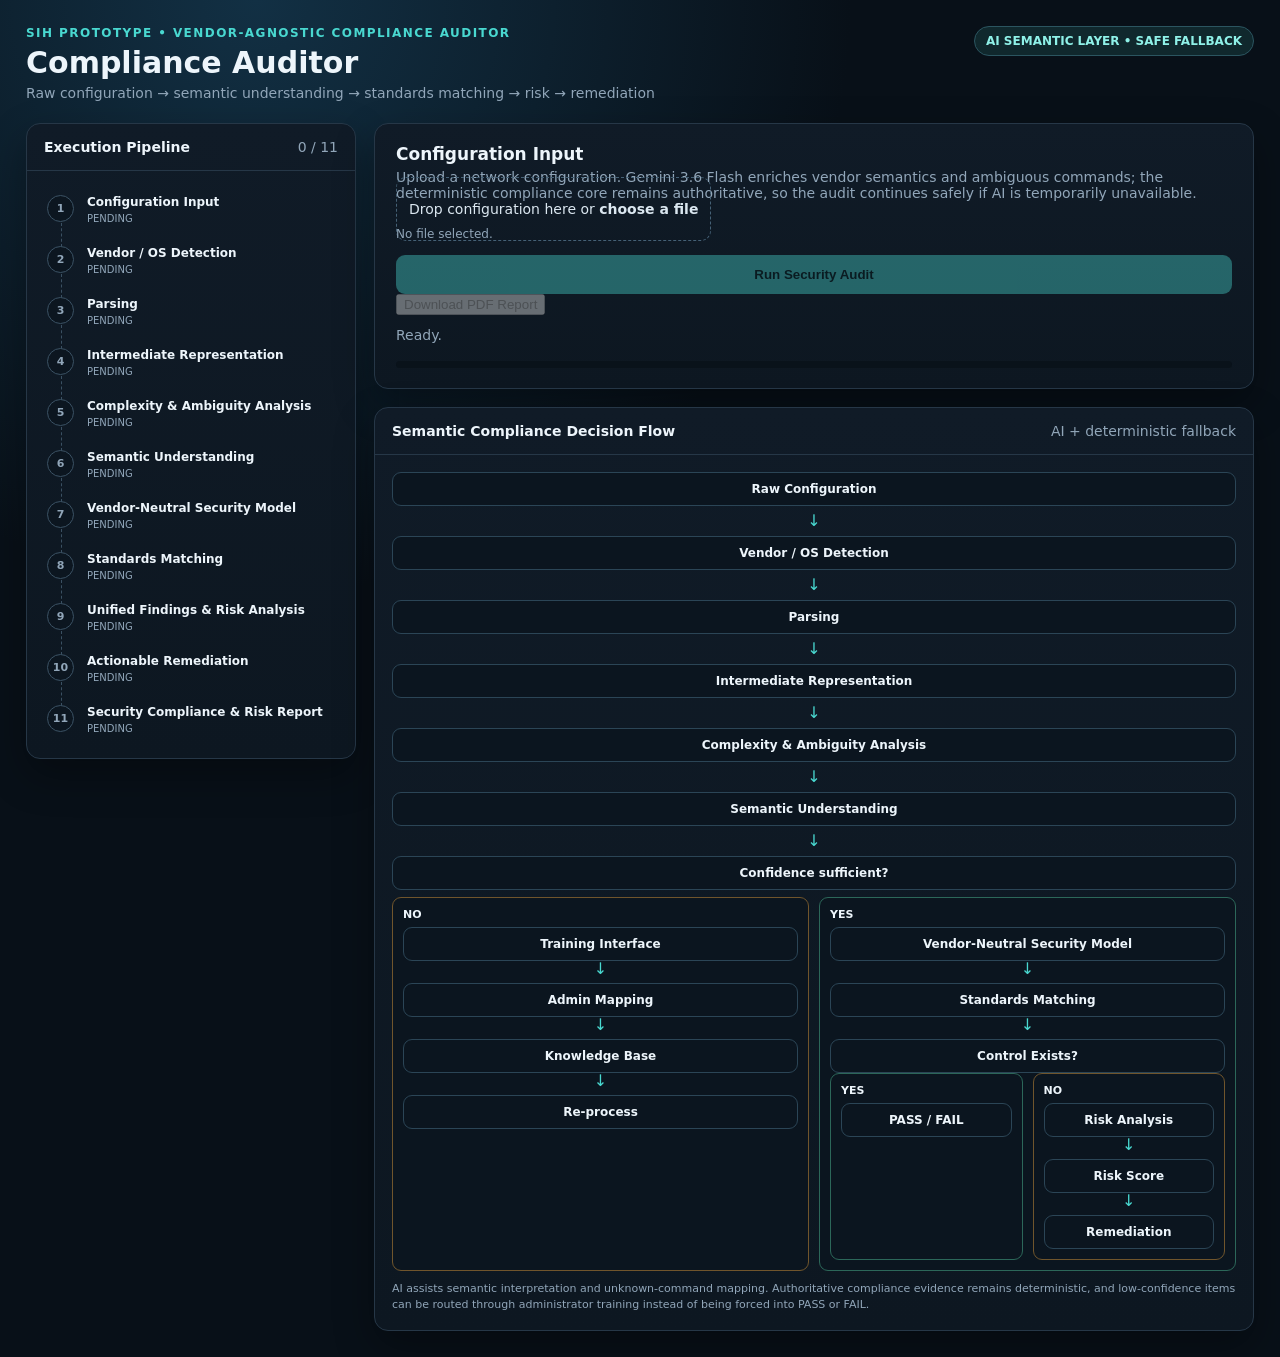
<file: cisco-config-to-json.html>
<!doctype html>
<html lang="en"><head><meta charset="utf-8"><meta name="viewport" content="width=device-width,initial-scale=1"><title>Compliance Auditor</title>
<style>
:root{--bg:#081018;--panel:#0f1924;--panel2:#111e2b;--line:#263747;--text:#edf5fb;--muted:#91a6b9;--cyan:#49d8d0;--green:#61d89b;--red:#ff7078;--amber:#e9bd65;--blue:#65a8ff;--shadow:0 16px 40px #0005}
*{box-sizing:border-box}body{margin:0;background:radial-gradient(circle at 20% 0%,#123044 0,#081018 35%);color:var(--text);font:14px Inter,ui-sans-serif,system-ui,-apple-system,Segoe UI,sans-serif}main{max-width:1440px;margin:auto;padding:26px}.top{display:flex;justify-content:space-between;align-items:flex-start;gap:20px}.eyebrow{color:var(--cyan);font-weight:700;font-size:12px;letter-spacing:.12em;text-transform:uppercase}.title{font-size:30px;font-weight:800;margin:5px 0}.subtitle{color:var(--muted)}.pill{border:1px solid #2b5560;background:#10282d;color:#8ff1e8;padding:7px 11px;border-radius:99px;font-size:12px;font-weight:700}.layout{display:grid;grid-template-columns:330px 1fr;gap:18px;margin-top:22px}.panel{background:linear-gradient(180deg,#101b27,#0d1721);border:1px solid var(--line);border-radius:14px;box-shadow:var(--shadow);overflow:hidden}.panelhead{padding:15px 17px;border-bottom:1px solid var(--line);display:flex;justify-content:space-between;align-items:center}.panelhead h2{font-size:14px;margin:0}.body{padding:17px}.drop{border:1px dashed #456176;border-radius:10px;padding:23px 12px;text-align:center;cursor:pointer;color:#dbe7f0}.drop:hover{border-color:var(--cyan);background:#10202a}.drop input{display:none}.filename{margin-top:10px;color:var(--muted);font-size:12px;word-break:break-all}.btn{width:100%;margin-top:14px;border:0;border-radius:9px;padding:12px;background:var(--cyan);color:#05201f;font-weight:800;cursor:pointer}.btn:disabled{opacity:.4}.status{margin-top:10px;color:var(--muted);line-height:1.5}.steps{padding:13px}.step{display:grid;grid-template-columns:30px 1fr;gap:10px;padding:11px 7px;border-radius:9px;position:relative}.step:not(:last-child):after{content:"";position:absolute;left:21px;top:39px;height:24px;border-left:1px dashed #3a5062}.dot{width:27px;height:27px;border-radius:50%;border:1px solid #3b5264;background:#0c1620;display:grid;place-items:center;color:var(--muted);font-size:11px;font-weight:800}.step.complete .dot{background:#11332c;border-color:#2c7463;color:var(--green)}.step.available .dot{background:#172b40;border-color:#416b96;color:var(--blue)}.step.fallback{background:#2b2415}.step.fallback .dot{border-color:var(--amber);color:var(--amber)}.step.active{background:#12262e}.step.active .dot{border-color:var(--cyan);color:var(--cyan)}.stepname{font-size:12px;font-weight:700;line-height:1.25}.stepstate{font-size:10px;color:var(--muted);margin-top:3px}.content{display:flex;flex-direction:column;gap:18px}.hero{padding:20px 21px}.hero h2{margin:0 0 5px;font-size:17px}.hero p{margin:0;color:var(--muted)}.cards{display:grid;grid-template-columns:repeat(5,1fr);gap:10px;margin-top:15px}.metric{border:1px solid var(--line);background:#0b151f;border-radius:10px;padding:13px}.metric .n{font-size:24px;font-weight:800}.metric .l{font-size:11px;color:var(--muted);margin-top:2px}.green{color:var(--green)}.red{color:var(--red)}.amber{color:var(--amber)}.blue{color:var(--blue)}.progress{height:7px;background:#09121a;border-radius:99px;overflow:hidden;margin-top:15px}.bar{height:100%;width:0;background:var(--cyan);transition:width .4s}.tablewrap{overflow:auto}table{width:100%;border-collapse:collapse}th,td{padding:10px 9px;text-align:left;border-bottom:1px solid #1e2d3b;vertical-align:top}th{color:var(--muted);font-size:11px;text-transform:uppercase;letter-spacing:.05em}.badge{display:inline-block;padding:4px 8px;border-radius:99px;font-size:10px;font-weight:800;border:1px solid #344657}.pass{color:var(--green);background:#0e2b22}.fail{color:var(--red);background:#321a1f}.uncertain{color:var(--amber);background:#2e2819}.na{color:var(--muted);background:#17202a}.risk{color:var(--red)}.evidence{color:#a9bbc9;font-size:12px;max-width:440px}.grid2{display:grid;grid-template-columns:1fr 1fr;gap:18px}.riskbox{font-size:34px;font-weight:800}.muted{color:var(--muted)}pre{margin:0;max-height:430px;overflow:auto;background:#081018;border:1px solid #1e2e3c;padding:14px;border-radius:9px;color:#cfe0eb;font-size:12px}.ai{border:1px solid #31566d;background:linear-gradient(135deg,#102433,#0d1822);border-radius:10px;padding:14px}.aihead{display:flex;justify-content:space-between;gap:10px;align-items:center}.ai-title{font-weight:800}.ai-sub{color:var(--muted);font-size:12px;margin-top:4px}.ai-grid{display:grid;grid-template-columns:repeat(4,1fr);gap:10px;margin-top:12px}.ai-mini{background:#09131c;border:1px solid #223848;border-radius:8px;padding:10px}.ai-mini b{display:block;font-size:15px}.ai-mini span{color:var(--muted);font-size:10px}.mapping{margin-top:12px}.maprow{display:grid;grid-template-columns:1.2fr 1fr 70px;gap:10px;padding:8px 0;border-bottom:1px solid #20313e;font-size:12px}.hidden{display:none}.error{background:#351b20;border:1px solid #71353e;color:#ffc4c8;padding:13px;border-radius:9px;white-space:pre-wrap}.empty{color:var(--muted);padding:18px 0}@media(max-width:1050px){.layout{grid-template-columns:1fr}.steps{display:grid;grid-template-columns:repeat(2,1fr)}.step:not(:last-child):after{display:none}.cards{grid-template-columns:repeat(3,1fr)}}@media(max-width:650px){main{padding:14px}.cards,.grid2,.steps{grid-template-columns:1fr 1fr}.cards{grid-template-columns:repeat(2,1fr)}}
.decision-flow{display:grid;grid-template-columns:1fr;gap:7px}.flow-box{border:1px solid #2b4556;background:#0b151f;border-radius:9px;padding:9px 11px;font-size:12px;font-weight:700;text-align:center}.flow-arrow{text-align:center;color:var(--cyan);font-size:16px;line-height:1}.flow-split{display:grid;grid-template-columns:1fr 1fr;gap:10px}.flow-branch{border:1px solid #314657;background:#0b151f;border-radius:9px;padding:10px}.flow-branch b{display:block;font-size:11px;margin-bottom:6px}.flow-branch .flow-box{margin-top:6px;font-weight:600}.flow-label{font-size:10px;color:var(--muted);text-align:center;margin:1px 0}.flow-no{border-color:#70552c}.flow-yes{border-color:#2c6759}.architecture-note{color:var(--muted);font-size:11px;margin-top:10px;line-height:1.45}@media(max-width:1050px){.flow-split{grid-template-columns:1fr}}.training-grid{display:grid;grid-template-columns:1fr 1fr;gap:12px}.training-card{border:1px solid #3a5364;background:#0a141d;border-radius:10px;padding:13px}.training-card h3{margin:0 0 8px;font-size:13px}.field{display:flex;flex-direction:column;gap:5px;margin-top:9px}.field label{font-size:10px;color:var(--muted);font-weight:700;text-transform:uppercase;letter-spacing:.05em}.field input,.field textarea{width:100%;background:#081018;border:1px solid #2b4050;color:var(--text);border-radius:7px;padding:9px;font:12px inherit;outline:none}.field textarea{min-height:62px;resize:vertical}.field input:focus,.field textarea:focus{border-color:var(--cyan)}.smallbtn{border:1px solid #37666a;background:#10282d;color:#9af2eb;border-radius:7px;padding:8px 11px;font-weight:800;cursor:pointer}.smallbtn.secondary{background:#111e2b;color:#d5e2eb;border-color:#34495a}.training-actions{display:flex;gap:8px;margin-top:11px}.training-actions .smallbtn{flex:1}.kb-list{margin-top:12px;border-top:1px solid #20313e;padding-top:10px}.kb-row{display:flex;justify-content:space-between;gap:10px;padding:8px 0;border-bottom:1px solid #1d2d39;font-size:12px}.training-empty{padding:13px;border:1px dashed #34495a;border-radius:8px;color:var(--muted);font-size:12px}.training-status{margin-top:9px;color:var(--muted);font-size:11px;line-height:1.4}.learned{color:var(--green)}@media(max-width:1050px){.training-grid{grid-template-columns:1fr}}</style></head><body><main>
<header class="top"><div><div class="eyebrow">SIH Prototype • Vendor-Agnostic Compliance Auditor</div><div class="title">Compliance Auditor</div><div class="subtitle">Raw configuration → semantic understanding → standards matching → risk → remediation</div></div><div class="pill">AI SEMANTIC LAYER • SAFE FALLBACK</div></header>
<div class="layout">
<aside><section class="panel"><div class="panelhead"><h2>Execution Pipeline</h2><span id="stageCount" class="muted">0 / 11</span></div><div id="steps" class="steps"></div></section></aside>
<section class="content">
<section class="panel"><div class="body hero"><h2>Configuration Input</h2><p>Upload a network configuration. Gemini 3.6 Flash enriches vendor semantics and ambiguous commands; the deterministic compliance core remains authoritative, so the audit continues safely if AI is temporarily unavailable.</p><label class="drop" id="drop">Drop configuration here or <b>choose a file</b><input id="file" type="file" accept=".txt,.cfg,.conf"></label><div id="filename" class="filename">No file selected.</div><button id="audit" class="btn" disabled>Run Security Audit</button><button id="downloadPdf" class="secondary" disabled>Download PDF Report</button><div id="message" class="status">Ready.</div><div class="progress"><div id="bar" class="bar"></div></div></div></section>
<section class="panel"><div class="panelhead"><h2>Semantic Compliance Decision Flow</h2><span class="muted">AI + deterministic fallback</span></div><div class="body"><div class="decision-flow">
<div class="flow-box">Raw Configuration</div><div class="flow-arrow">↓</div>
<div class="flow-box">Vendor / OS Detection</div><div class="flow-arrow">↓</div>
<div class="flow-box">Parsing</div><div class="flow-arrow">↓</div>
<div class="flow-box">Intermediate Representation</div><div class="flow-arrow">↓</div>
<div class="flow-box">Complexity &amp; Ambiguity Analysis</div><div class="flow-arrow">↓</div>
<div class="flow-box">Semantic Understanding</div><div class="flow-arrow">↓</div>
<div class="flow-box">Confidence sufficient?</div><div class="flow-split">
  <div class="flow-branch flow-no"><b>NO</b><div class="flow-box">Training Interface</div><div class="flow-arrow">↓</div><div class="flow-box">Admin Mapping</div><div class="flow-arrow">↓</div><div class="flow-box">Knowledge Base</div><div class="flow-arrow">↓</div><div class="flow-box">Re-process</div></div>
  <div class="flow-branch flow-yes"><b>YES</b><div class="flow-box">Vendor-Neutral Security Model</div><div class="flow-arrow">↓</div><div class="flow-box">Standards Matching</div><div class="flow-arrow">↓</div><div class="flow-box">Control Exists?</div><div class="flow-split"><div class="flow-branch flow-yes"><b>YES</b><div class="flow-box">PASS / FAIL</div></div><div class="flow-branch flow-no"><b>NO</b><div class="flow-box">Risk Analysis</div><div class="flow-arrow">↓</div><div class="flow-box">Risk Score</div><div class="flow-arrow">↓</div><div class="flow-box">Remediation</div></div></div></div>
</div></div><div class="architecture-note">AI assists semantic interpretation and unknown-command mapping. Authoritative compliance evidence remains deterministic, and low-confidence items can be routed through administrator training instead of being forced into PASS or FAIL.</div></div></section>
<section id="summary" class="panel hidden"><div class="panelhead"><h2>Unified Security Report</h2><span id="overall" class="badge"></span></div><div class="body"><div id="metrics" class="cards"></div></div></section>
<section id="ai" class="panel hidden"><div class="panelhead"><h2>AI Semantic Layer</h2><span id="aiBadge" class="badge"></span></div><div class="body"><div class="ai"><div class="aihead"><div><div class="ai-title">Gemini 3.6 Flash • Semantic Intelligence</div><div id="aiMessage" class="ai-sub"></div></div><div id="aiMethod" class="pill"></div></div><div id="aiGrid" class="ai-grid"></div><div id="mapping" class="mapping"></div></div></div></section>
<section id="training" class="panel hidden"><div class="panelhead"><h2>Training Interface • Administrator Mapping</h2><span class="pill">Human-in-the-loop</span></div><div class="body"><div class="training-grid"><div class="training-card"><h3>Low-confidence / unknown configuration</h3><div id="trainingItems"></div><div class="training-status">Use this form when semantic confidence is insufficient. The mapping is stored in the local knowledge base and can be used during the next re-process.</div></div><div class="training-card"><h3>Admin mapping</h3><div class="field"><label>Configuration item</label><input id="kbItem" placeholder="e.g. custom-security-command"></div><div class="field"><label>Security behavior</label><textarea id="kbBehavior" placeholder="Describe what this configuration does from a security perspective."></textarea></div><div class="field"><label>Candidate control IDs</label><input id="kbControls" placeholder="e.g. 1.2.1, 2.1.4"></div><div class="field"><label>Administrator note</label><textarea id="kbNote" placeholder="Why this mapping is correct / approved."></textarea></div><div class="training-actions"><button id="saveMapping" class="smallbtn">Save to Knowledge Base</button><button id="reprocess" class="smallbtn secondary">Re-process Configuration</button></div><div id="trainingStatus" class="training-status"></div></div></div><div class="kb-list"><div class="muted" style="font-size:11px;margin-bottom:5px">Stored knowledge base mappings</div><div id="kbList"></div></div></div></section><section id="compliance" class="panel hidden"><div class="panelhead"><h2>Compliance Benchmark Findings</h2><span id="benchmarkInfo" class="muted"></span></div><div class="body"><div id="complianceTable" class="tablewrap"></div></div></section>
<section id="risk" class="panel hidden"><div class="panelhead"><h2>Risk & Uncovered Configuration</h2><span class="muted">Separate from CIS scoring</span></div><div class="body"><div id="riskContent"></div></div></section>
<section id="structured" class="panel hidden"><div class="panelhead"><h2>Intermediate Representation</h2><span class="muted">JSON / evidence layer</span></div><div class="body"><pre id="json"></pre></div></section>
<section id="error" class="panel hidden"><div class="panelhead"><h2>Processing Error</h2></div><div class="body"><div id="errorText" class="error"></div></div></section>
</section></div></main>
<script>
const $=id=>document.getElementById(id);let file=null;let lastResult=null;
const staticSteps=['Configuration Input','Vendor / OS Detection','Parsing','Intermediate Representation','Complexity & Ambiguity Analysis','Semantic Understanding','Vendor-Neutral Security Model','Standards Matching','Unified Findings & Risk Analysis','Actionable Remediation','Security Compliance & Risk Report'];
function initSteps(states){$('steps').innerHTML=staticSteps.map((n,i)=>{let st=states?.[i]?.status||'PENDING';let cls=st==='COMPLETE'?'complete':st==='AVAILABLE'?'available':st==='ACTIVE'?'active':st==='FALLBACK'?'fallback':'';return `<div class="step ${cls}"><div class="dot">${i+1}</div><div><div class="stepname">${n}</div><div class="stepstate">${st.replaceAll('_',' ')}</div></div></div>`}).join('');let done=(states||[]).filter(x=>x.status==='COMPLETE').length;$('stageCount').textContent=`${done} / 11`}
initSteps();
$('file').onchange=e=>setFile(e.target.files[0]);$('drop').ondragover=e=>{e.preventDefault();$('drop').style.borderColor='var(--cyan)'};$('drop').ondragleave=()=>{$('drop').style.borderColor=''};$('drop').ondrop=e=>{e.preventDefault();$('drop').style.borderColor='';setFile(e.dataTransfer.files[0])};
function setFile(f){file=f||null;$('filename').textContent=file?file.name:'No file selected.';$('audit').disabled=!file}
function animate(){let i=0;initSteps(staticSteps.map(()=>({status:'PENDING'})));const t=setInterval(()=>{if(i<5){let a=staticSteps.map(()=>({status:'PENDING'}));for(let j=0;j<i;j++)a[j].status='COMPLETE';a[i].status='ACTIVE';initSteps(a);$('bar').style.width=((i+1)/11*100)+'%';i++}else clearInterval(t)},260);return t}
$('audit').onclick=async()=>{if(!file)return;hide('error');hide('summary');hide('compliance');hide('risk');hide('structured');hide('ai');hide('training');$('audit').disabled=true;$('message').textContent='Running compliance pipeline with AI semantic enrichment…';const timer=animate();try{const fd=new FormData();fd.append('file',file);const r=await fetch('/api/audit',{method:'POST',body:fd});const d=await r.json();if(!r.ok)throw new Error(d.error||'Audit failed');clearInterval(timer);render(d.result);$('message').textContent='Audit complete — evidence-backed report generated.';$('bar').style.width='100%'}catch(e){clearInterval(timer);$('errorText').textContent=e.message;show('error');$('message').textContent='Audit failed.'}finally{$('audit').disabled=false}};
function show(id){$(id).classList.remove('hidden')}function hide(id){$(id).classList.add('hidden')};function esc(s){return String(s??'').replace(/[&<>"']/g,m=>({'&':'&amp;','<':'&lt;','>':'&gt;','"':'&quot;',"'":'&#39;'}[m]))};
function render(x){show('summary');show('compliance');show('risk');show('structured');initSteps(x.pipeline);const c=x.compliance,r=x.risk_assessment,s=x.summary;let status=s.overall_status==='PASS'?'pass':'fail';$('overall').className='badge '+status;$('overall').textContent=s.overall_status.replaceAll('_',' ');$('benchmarkInfo').textContent=`${c.total_controls} controls evaluated`;$('metrics').innerHTML=metric(c.passed,'PASS','green')+metric(c.failed,'FAIL','red')+metric(c.uncertain,'UNCERTAIN','amber')+metric(c.not_applicable,'N/A','blue')+metric(r.overall_risk_score,'RISK SCORE',r.overall_risk_score>60?'red':'green');
lastResult=x;$('downloadPdf').disabled=false;renderAI(x.ai_semantic_layer,x.device);renderTraining(x.ai_semantic_layer?.mappings||[],x.ai_semantic_layer?.knowledge_base_mappings||0);loadKnowledgeBase();
$('complianceTable').innerHTML=`<table><thead><tr><th>Control</th><th>Title</th><th>Status</th><th>Evidence / Reason</th><th>Remediation</th></tr></thead><tbody>${c.results.map(z=>`<tr><td><b>${esc(z.rule_id)}</b></td><td>${esc(z.title)}</td><td><span class="badge ${z.status.toLowerCase().replace('not_applicable','na')}">${esc(z.status)}</span></td><td class="evidence">${esc(z.evidence||z.reason||'')}</td><td class="evidence">${esc(z.status==='FAIL'?'Review expected configuration: '+(z.expected_configuration||'see benchmark control.'):z.status==='UNCERTAIN'?'Administrator review required; evidence is insufficient for deterministic PASS/FAIL.':'No remediation required.')}</td></tr>`).join('')}</tbody></table>`;
$('riskContent').innerHTML=r.items.length?`<div class="tablewrap"><table><thead><tr><th>Item</th><th>Score</th><th>Severity</th><th>Reason</th><th>Evidence</th></tr></thead><tbody>${r.items.map(z=>`<tr><td><b>${esc(z.configuration_item)}</b></td><td class="risk"><b>${esc(z.risk_score)}</b></td><td>${esc(z.severity)}</td><td>${esc(z.reason)}</td><td class="evidence">${esc(z.evidence)}</td></tr>`).join('')}</tbody></table></div>`:'<div class="empty">No uncovered high-risk configuration items were detected.</div>';
$('json').textContent=JSON.stringify(x.normalized_configuration,null,2)}function renderAI(a,d){show('ai');const enriched=a?.status==='AI_ENRICHED';$('aiBadge').className='badge '+(enriched?'pass':'uncertain');$('aiBadge').textContent=enriched?'AI ENRICHED':'SAFE FALLBACK';$('aiMessage').textContent=a?.message||'AI layer status unavailable.';$('aiMethod').textContent=a?.method||'deterministic';const v=a?.vendor_detection||d||{};$('aiGrid').innerHTML=`<div class="ai-mini"><b>${esc(v.vendor)}</b><span>Vendor</span></div><div class="ai-mini"><b>${esc(v.device_type)}</b><span>Device type</span></div><div class="ai-mini"><b>${esc(v.os)}</b><span>OS / platform</span></div><div class="ai-mini"><b>${Math.round((Number(v.confidence)||0)*100)}%</b><span>Detection confidence</span></div>`;const maps=a?.mappings||[];$('mapping').innerHTML=maps.length?`<div class="muted" style="margin-bottom:6px">AI-assisted semantic mappings (never override deterministic CIS evidence)</div>`+maps.map(m=>`<div class="maprow"><span>${esc(m.configuration_item)}</span><span>${esc(m.security_behavior)}${m.candidate_control_ids?.length?'<br><small class="muted">Candidate controls: '+esc(m.candidate_control_ids.join(', '))+'</small>':''}</span><span>${Math.round((Number(m.confidence)||0)*100)}%</span></div>`).join(''):'<div class="muted" style="margin-top:12px">No AI mappings returned. Unknown items remain available for administrator review.</div>'}
async function loadKnowledgeBase(){try{const r=await fetch('/api/knowledge-base');const d=await r.json();const rows=d.entries||[];$('kbList').innerHTML=rows.length?rows.slice().reverse().map(e=>`<div class="kb-row"><span><b>${esc(e.configuration_item)}</b><br><span class="muted">${esc(e.security_behavior)}</span></span><span class="learned">ADMIN APPROVED</span></div>`).join(''):'<div class="training-empty">No administrator mappings saved yet.</div>'}catch(e){$('kbList').innerHTML='<div class="training-empty">Knowledge base unavailable.</div>'}}
function renderTraining(mappings, learnedCount){show('training');const unknown=[...(lastResult?.normalized_configuration?.other_notable||[])];const existing=mappings.map(m=>m.configuration_item);const items=[...new Set([...unknown,...existing])];$('trainingItems').innerHTML=items.length?items.map((item,i)=>{const m=mappings.find(x=>x.configuration_item===item);return `<div class="training-card" style="margin-top:8px"><div style="display:flex;justify-content:space-between;gap:8px"><b>${esc(item)}</b><span class="badge ${m&&Number(m.confidence)>=.8?'pass':'uncertain'}">${m?Math.round(Number(m.confidence)*100):0}% confidence</span></div><div class="muted" style="font-size:11px;margin-top:5px">${esc(m?.security_behavior||'No confident semantic mapping yet. Administrator mapping required.')}</div><button class="smallbtn secondary" style="margin-top:8px;width:100%" onclick="selectTrainingItem(${JSON.stringify(item)})">Map this item</button></div>`}).join(''):'<div class="training-empty">No unknown configuration items were extracted. You can still add a mapping manually.</div>';if(learnedCount)$('trainingStatus').textContent=`${learnedCount} administrator-approved mapping(s) were loaded into this run.`}
function selectTrainingItem(item){$('kbItem').value=item;const m=(lastResult?.ai_semantic_layer?.mappings||[]).find(x=>x.configuration_item===item);if(m){$('kbBehavior').value=m.security_behavior||'';$('kbControls').value=(m.candidate_control_ids||[]).join(', ');$('kbNote').value='Review and approve this AI-assisted mapping before saving.'}document.getElementById('kbItem').scrollIntoView({behavior:'smooth',block:'center'})}
$('saveMapping').onclick=async()=>{const payload={configuration_item:$('kbItem').value.trim(),security_behavior:$('kbBehavior').value.trim(),candidate_control_ids:$('kbControls').value,admin_note:$('kbNote').value.trim()};if(!payload.configuration_item||!payload.security_behavior){$('trainingStatus').textContent='Configuration item and security behavior are required.';return}$('saveMapping').disabled=true;try{const r=await fetch('/api/knowledge-base',{method:'POST',headers:{'Content-Type':'application/json'},body:JSON.stringify(payload)});const d=await r.json();if(!r.ok)throw new Error(d.error||'Could not save mapping');$('trainingStatus').textContent='Saved. Knowledge base updated successfully.';loadKnowledgeBase();}catch(e){$('trainingStatus').textContent=e.message}finally{$('saveMapping').disabled=false}}
$('reprocess').onclick=async()=>{if(!file){$('trainingStatus').textContent='Upload a configuration first.';return}$('reprocess').disabled=true;$('trainingStatus').textContent='Re-processing with administrator knowledge…';try{const fd=new FormData();fd.append('file',file);const r=await fetch('/api/audit',{method:'POST',body:fd});const d=await r.json();if(!r.ok)throw new Error(d.error||'Re-process failed');render(d.result);$('trainingStatus').textContent='Re-process complete. Knowledge-base mappings are now part of semantic understanding.'}catch(e){$('trainingStatus').textContent=e.message}finally{$('reprocess').disabled=false}}
$('downloadPdf').onclick=async()=>{if(!lastResult)return;const b=$('downloadPdf');b.disabled=true;b.textContent='Generating PDF…';try{const r=await fetch('/api/report/pdf',{method:'POST',headers:{'Content-Type':'application/json'},body:JSON.stringify({result:lastResult})});if(!r.ok){const e=await r.json().catch(()=>({}));throw new Error(e.error||'PDF generation failed')}const blob=await r.blob();const url=URL.createObjectURL(blob);const a=document.createElement('a');a.href=url;a.download='compliance-auditor-report.pdf';document.body.appendChild(a);a.click();a.remove();URL.revokeObjectURL(url)}catch(e){$('message').textContent=e.message}finally{b.disabled=false;b.textContent='Download PDF Report'}}
function metric(n,l,c){return `<div class="metric"><div class="n ${c}">${esc(n)}</div><div class="l">${l}</div></div>`}
</script></body></html>
</file>
